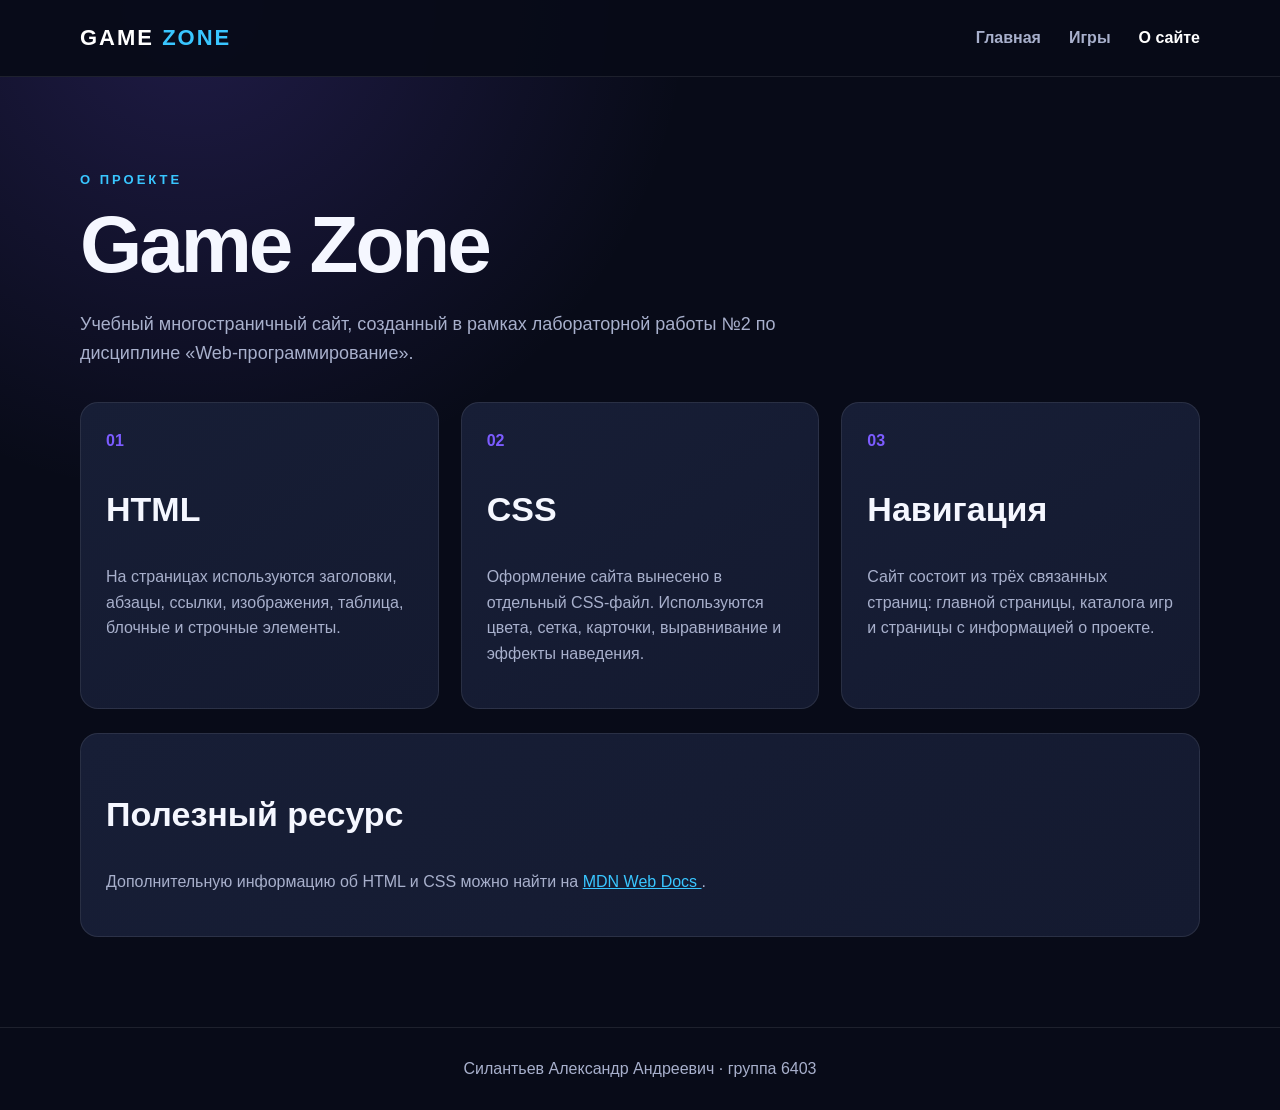
<file: lab2/about.html>
<!DOCTYPE html>
<html lang="ru">

<head>
    <meta charset="UTF-8">
    <meta name="viewport" content="width=device-width, initial-scale=1.0">

    <title>Game Zone — О сайте</title>

    <link rel="stylesheet" href="style.css">
</head>

<body>

    <header>

        <div class="container header-inner">

            <a class="logo" href="index.html">
                GAME <span>ZONE</span>
            </a>

            <nav>
                <a href="index.html">Главная</a>
                <a href="games.html">Игры</a>
                <a class="active" href="about.html">О сайте</a>
            </nav>

        </div>

    </header>


    <main class="container section page">

        <p class="eyebrow">
            О ПРОЕКТЕ
        </p>

        <h1>
            Game Zone
        </h1>

        <p class="lead">

            Учебный многостраничный сайт,
            созданный в рамках лабораторной работы №2
            по дисциплине «Web-программирование».

        </p>


        <div class="info-grid-about">


            <article class="info">

                <span>
                    01
                </span>

                <h2>
                    HTML
                </h2>

                <p>
                    На страницах используются
                    заголовки, абзацы, ссылки,
                    изображения, таблица,
                    блочные и строчные элементы.
                </p>

            </article>


            <article class="info">

                <span>
                    02
                </span>

                <h2>
                    CSS
                </h2>

                <p>
                    Оформление сайта вынесено
                    в отдельный CSS-файл.

                    Используются цвета,
                    сетка, карточки,
                    выравнивание и эффекты наведения.
                </p>

            </article>


            <article class="info">

                <span>
                    03
                </span>

                <h2>
                    Навигация
                </h2>

                <p>
                    Сайт состоит из трёх
                    связанных страниц:

                    главной страницы,
                    каталога игр
                    и страницы с информацией
                    о проекте.
                </p>

            </article>


        </div>


        <section class="resource">

            <h2>
                Полезный ресурс
            </h2>

            <p>

                Дополнительную информацию
                об HTML и CSS можно найти на

                <a
                    href="https://developer.mozilla.org/"
                    target="_blank"
                    rel="noopener noreferrer"
                >
                    MDN Web Docs
                </a>.

            </p>

        </section>

    </main>


    <footer>

        Силантьев Александр Андреевич ·
        группа 6403

    </footer>

</body>

</html>
</file>
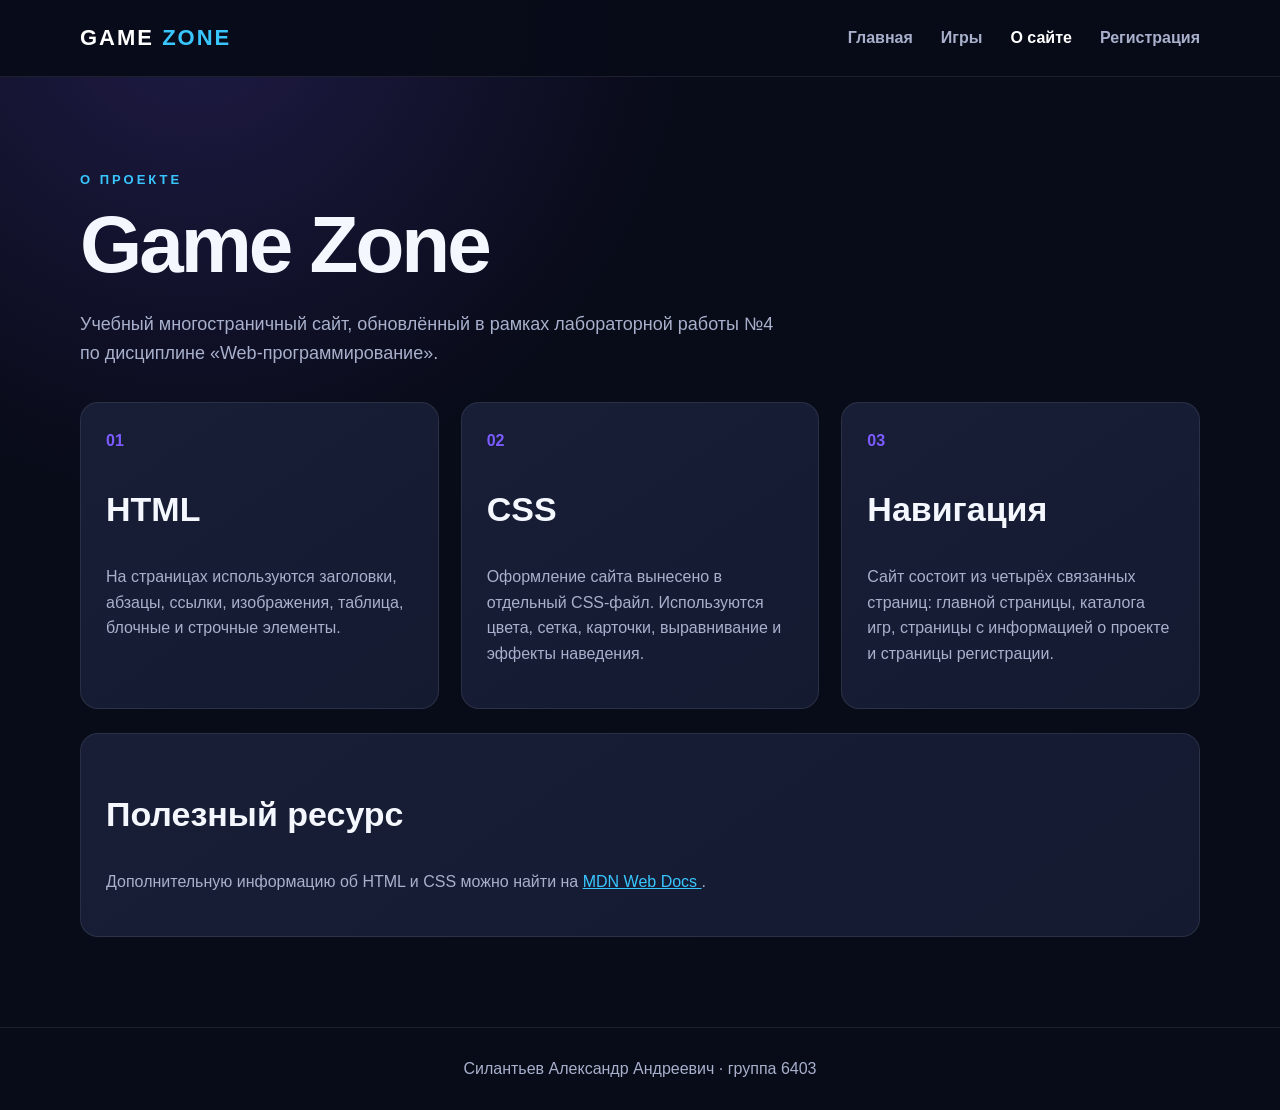
<file: lab4/about.html>
<!DOCTYPE html>
<html lang="ru">

    <head>
        <meta charset="utf-8">
        <meta content="width=device-width, initial-scale=1.0" name="viewport">
        <title>Game Zone — О сайте</title>
        <link href="style.css" rel="stylesheet">

    </head>

    <body>
        <header class="header">
            <div class="container header__inner">
                <a class="header__logo" href="index.html">GAME <span> ZONE </span></a>
                <nav class="nav">
                    <a class="nav__link" href="index.html">Главная</a>
                    <a class="nav__link" href="games.html">Игры</a>
                    <a class="nav__link nav__link--active" href="about.html">О сайте</a>
                    <a class="nav__link" href="register.html">Регистрация</a>
                </nav>
            </div>
        </header>

        <main class="container section page">
            <p class="eyebrow">О ПРОЕКТЕ</p>
            <h1 class="page__title">Game Zone</h1>
            <p class="lead">
                Учебный многостраничный сайт, обновлённый в рамках лабораторной работы №4 по дисциплине «Web-программирование».
            </p>
            <div class="about-grid">
                <article class="info">
                    <span class="info__number">01</span>
                    <h2 class="section-title info__title">HTML</h2>
                    <p class="info__description">
                        На страницах используются заголовки, абзацы, ссылки, изображения, таблица, блочные и строчные элементы.
                    </p>
                </article>

                <article class="info">
                    <span class="info__number">02</span>
                    <h2 class="section-title info__title">CSS</h2>
                    <p class="info__description">
                        Оформление сайта вынесено в отдельный CSS-файл. Используются цвета, сетка, карточки, выравнивание и эффекты наведения.
                    </p>
                </article>

                <article class="info">
                    <span class="info__number">03</span>
                    <h2 class="section-title info__title">Навигация</h2>
                    <p class="info__description">
                        Сайт состоит из четырёх связанных страниц: главной страницы, каталога игр, страницы с информацией о проекте и страницы регистрации.
                    </p>
                </article>
            </div>

            <section class="resource">
                <h2 class="section-title resource__title">Полезный ресурс</h2>
                <p class="resource__description">
                    Дополнительную информацию об HTML и CSS можно найти на <a class="resource__link" href="https://developer.mozilla.org/" rel="noopener noreferrer" target="_blank"> MDN Web Docs </a> .
                </p>
            </section>
        </main>

        <footer class="footer">
            Силантьев Александр Андреевич · группа 6403
        </footer>

    </body>
</html>
</file>
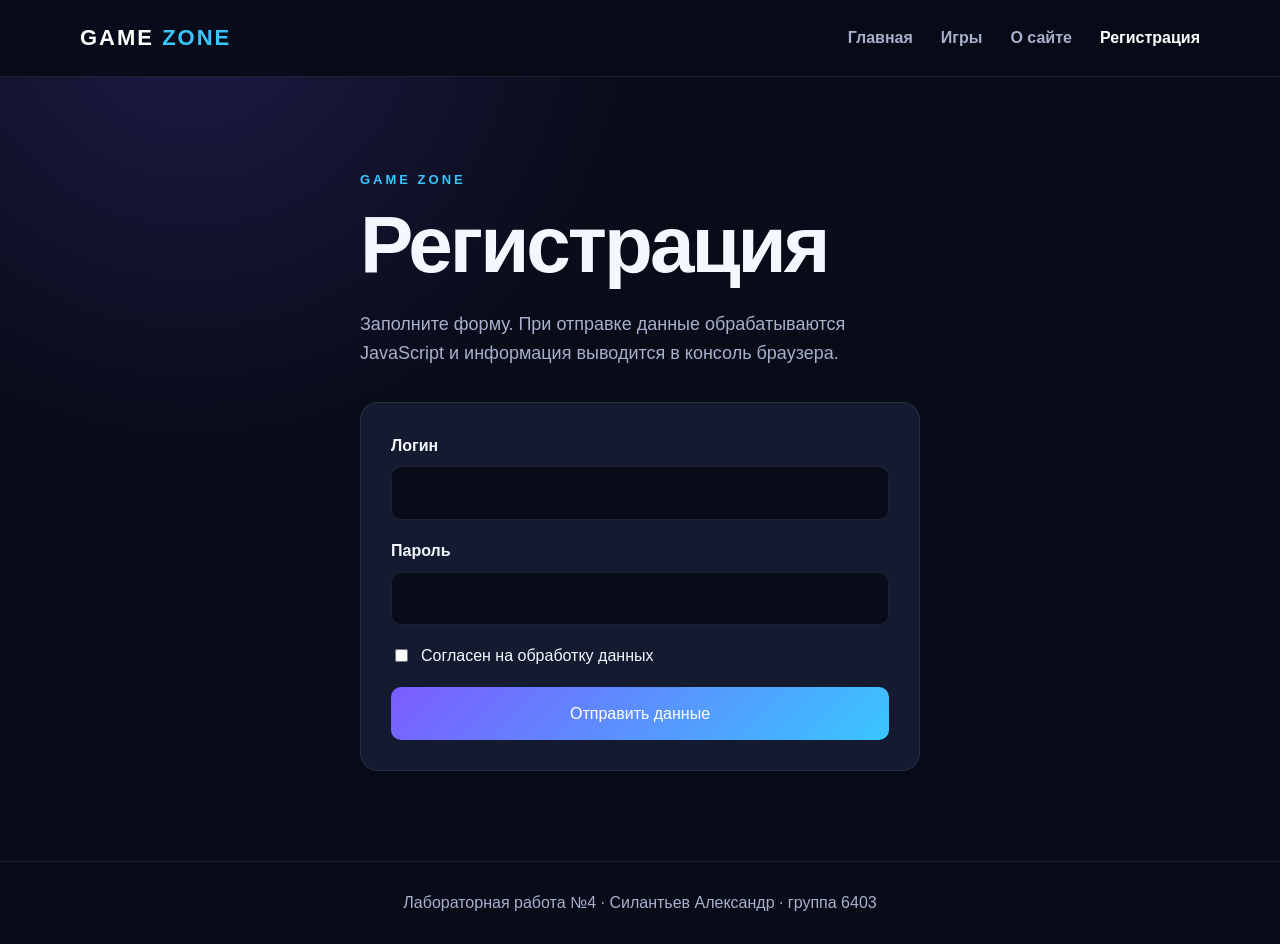
<file: lab4/register.html>
<!DOCTYPE html>
<html lang="ru">

    <head>
        <meta charset="utf-8">
        <meta content="width=device-width, initial-scale=1.0" name="viewport">
        <title>Game Zone — Регистрация</title>
        <link href="style.css" rel="stylesheet">

    </head>

    <body>
        <header class="header">
            <div class="container header__inner">
                <a class="header__logo" href="index.html">GAME <span> ZONE </span></a>
                <nav class="nav">
                    <a class="nav__link" href="index.html">Главная</a>
                    <a class="nav__link" href="games.html">Игры</a>
                    <a class="nav__link" href="about.html">О сайте</a>
                    <a class="nav__link nav__link--active" href="register.html">Регистрация</a>
                </nav>
            </div>
        </header>

        <main class="container section page">
            <section class="registration">
                <p class="eyebrow">GAME ZONE</p>
                <h1 class="page__title">Регистрация</h1>
                <p class="lead">
                    Заполните форму. При отправке данные обрабатываются JavaScript и информация выводится в консоль браузера.
                </p>
                <form class="registration__form" id="register-form">
                    <div class="registration__field">
                        <label class="registration__label" for="login">Логин</label>
                        <input class="registration__input" id="login" name="login" required type="text">
                    </div>

                    <div class="registration__field">
                        <label class="registration__label" for="password">Пароль</label>
                        <input class="registration__input" id="password" name="password" required type="password">
                    </div>
                    <label class="registration__checkbox-label">
                        <input id="agree" name="agree" required type="checkbox">
                        Согласен на обработку данных
                    </label>
                    <button class="button button--primary registration__submit" type="submit">Отправить данные</button>
                </form>
            </section>
        </main>

        <footer class="footer">
            Лабораторная работа №4 · Силантьев Александр · группа 6403
        </footer>
        <script src="script.js"></script>

    </body>
</html>
</file>
<file: lab2/style.css>
* {
    box-sizing: border-box;
}

:root {
    --bg: #080b18;
    --surface: #141a30;
    --text: #f5f7ff;
    --muted: #a8b0cc;
    --purple: #7c5cff;
    --blue: #39c6ff;
    --border: rgba(255, 255, 255, 0.09);
}

body {
    margin: 0;
    font-family: Arial, sans-serif;
    background:
        radial-gradient(
            circle at 15% 0%,
            rgba(124, 92, 255, 0.2),
            transparent 32%
        ),
        var(--bg);
    color: var(--text);
    line-height: 1.6;
}

.container {
    width: 1120px;
    margin: auto;
}

/* Шапка сайта */

header {
    position: sticky;
    top: 0;
    background: rgba(8, 11, 24, 0.94);
    border-bottom: 1px solid var(--border);
    z-index: 10;
}

.header-inner {
    min-height: 76px;
    display: flex;
    align-items: center;
    justify-content: space-between;
}

.logo {
    font-size: 22px;
    font-weight: 800;
    letter-spacing: 2px;
    color: white;
    text-decoration: none;
}

.logo span {
    color: var(--blue);
}

/* Навигация */

nav {
    display: flex;
    gap: 28px;
}

nav a {
    color: var(--muted);
    font-weight: 600;
    text-decoration: none;
}

nav a:hover,
nav a.active {
    color: white;
}

/* Главный экран */

.hero {
    min-height: 610px;
    display: flex;
    align-items: center;
}

.eyebrow {
    color: var(--blue);
    font-size: 13px;
    font-weight: 800;
    letter-spacing: 3px;
}

h1 {
    font-size: 80px;
    line-height: 1.03;
    letter-spacing: -3px;
    margin: 10px 0 24px;
}

h1 span {
    background: linear-gradient(
        90deg,
        var(--purple),
        var(--blue)
    );

    background-clip: text;
    color: transparent;
}

h2 {
    font-size: 34px;
}

.lead {
    max-width: 700px;
    color: var(--muted);
    font-size: 18px;
    margin-bottom: 34px;
}

/* Кнопка */

.button {
    display: inline-block;
    padding: 14px 24px;

    border-radius: 10px;

    background: linear-gradient(
        135deg,
        var(--purple),
        var(--blue)
    );

    color: white;
    font-weight: 700;
    text-decoration: none;

    transition: 0.2s;
}

.button:hover {
    transform: translateY(-3px);
}

/* Основные секции */

.section {
    padding: 80px 0 90px;
}

.page {
    min-height: calc(100vh - 160px);
}

/* Карточки игр */

.cards,
.info-grid {
    display: grid;
    grid-template-columns: repeat(5, 1fr);
    gap: 22px;
}

.info-grid-about {
    display: grid;
    grid-template-columns: repeat(3, 1fr);
    gap: 22px;
}

.card,
.info,
.resource {
    background: linear-gradient(
        145deg,
        #171e36,
        var(--surface)
    );

    border: 1px solid var(--border);
    border-radius: 18px;
    overflow: hidden;
}

.card {
    transition: 0.25s;
}

.card:hover {
    transform: translateY(-7px);
    border-color: rgba(57, 198, 255, 0.35);
}

/* Содержимое карточек */

.card-body,
.info,
.resource {
    padding: 25px;
}

.card-body b {
    color: var(--blue);
}

.card-body p,
.info p,
.resource p {
    color: var(--muted);
}

.game-image {
    display: block;
    width: 100%;
    height: 250px;
    object-fit: cover;
}

/* Страница "О сайте" */

.info span {
    color: var(--purple);
    font-weight: 800;
}

.resource {
    margin-top: 24px;
}

.resource a {
    color: var(--blue);
}

/* Таблица */

.table-section {
    margin-top: 60px;
}

.table-wrap {
    overflow-x: auto;

    border: 1px solid var(--border);
    border-radius: 16px;
}

table {
    width: 100%;

    border-collapse: collapse;

    background: var(--surface);
}

th,
td {
    padding: 18px 20px;

    border-bottom: 1px solid var(--border);
}

th {
    background: #171e36;
    color: var(--blue);
}

/* Разные виды выравнивания таблицы */

.left {
    text-align: left;
}

.center {
    text-align: center;
}

.right {
    text-align: right;
}

/* Подвал */

footer {
    text-align: center;

    color: var(--muted);

    border-top: 1px solid var(--border);

    padding: 28px;
}
</file>
<file: lab4/style.css>
* {
    box-sizing: border-box;
}

:root {
    --bg: #080b18;
    --transparent: transparent;
    --surface: #141a30;
    --text: #f5f7ff;
    --muted: #a8b0cc;
    --purple: #7c5cff;
    --blue: #39c6ff;
    --card-bg: #171e36;
    --white: #ffffff;
    --border: rgba(255, 255, 255, 0.09);
    --header-bg: rgba(8, 11, 24, 0.94);
    --glow: rgba(124, 92, 255, 0.2);
    --card-hover-border: rgba(57, 198, 255, 0.35);
}

body {
    margin: 0;
    font-family: Arial, sans-serif;
    background:
        radial-gradient(
            circle at 15% 0%,
            var(--glow),
            var(--transparent) 32%
        ),
        var(--bg);
    color: var(--text);
    line-height: 1.6;
}

.container {
    width: min(1120px, calc(100% - 40px));
    margin: auto;
}

/* Шапка сайта */

.header {
    position: sticky;
    top: 0;
    background: var(--header-bg);
    border-bottom: 1px solid var(--border);
    z-index: 10;
}

.header__inner {
    min-height: 76px;
    display: flex;
    align-items: center;
    justify-content: space-between;
}

.header__logo {
    font-size: 22px;
    font-weight: 800;
    letter-spacing: 2px;
    color: var(--white);
    text-decoration: none;
}

.header__logo span {
    color: var(--blue);
}

/* Навигация */

.nav {
    display: flex;
    gap: 28px;
}

.nav__link {
    color: var(--muted);
    font-weight: 600;
    text-decoration: none;
}

.nav__link:hover,
.nav__link--active {
    color: var(--white);
}

/* Главный экран */

.hero {
    min-height: 610px;
    display: flex;
    align-items: center;
}

/* Анимация появления заголовка */

@keyframes fadeInUp {
    from {
        opacity: 0;
        transform: translateY(30px);
    }

    to {
        opacity: 1;
        transform: translateY(0);
    }
}

.hero__title {
    animation: fadeInUp 1s ease-out;
}


.eyebrow {
    color: var(--blue);
    font-size: 13px;
    font-weight: 800;
    letter-spacing: 3px;
}

.hero__title,
.page__title {
    font-size: 80px;
    line-height: 1.03;
    letter-spacing: -3px;
    margin: 10px 0 24px;
}

.hero__title-accent {
    background: linear-gradient(
        90deg,
        var(--purple),
        var(--blue),
        var(--purple)
    );

    background-size: 200% 100%;
    background-clip: text;
    -webkit-background-clip: text;
    -webkit-text-fill-color: transparent;

    animation: gradientFlow 4s linear infinite;
}

@keyframes gradientFlow {
    0% {
        background-position: 0% 50%;
    }

    100% {
        background-position: 200% 50%;
    }
}

.section-title {
    font-size: 34px;
}

.lead {
    max-width: 700px;
    color: var(--muted);
    font-size: 18px;
    margin-bottom: 34px;
}

/* Кнопка */

.button {
    display: inline-block;
    padding: 14px 24px;

    border-radius: 10px;

    color: var(--white);
    font-weight: 700;
    text-decoration: none;

    transition: 0.2s;
}

.button--primary {
    background: linear-gradient(135deg, var(--purple), var(--blue));
}

.button:hover {
    transform: translateY(-3px);
}

/* Основные секции */

.section {
    padding: 80px 0 90px;
}

.page {
    min-height: calc(100vh - 160px);
}

/* Карточки игр */

.games-grid {
    display: grid;
    grid-template-columns: repeat(5, 1fr);
    gap: 22px;
}

.about-grid {
    display: grid;
    grid-template-columns: repeat(3, 1fr);
    gap: 22px;
}

.card,
.info,
.resource {
    background: linear-gradient(
        145deg,
        var(--card-bg),
        var(--surface)
    );

    border: 1px solid var(--border);
    border-radius: 18px;
    overflow: hidden;
}

.card {
    transition: 0.25s;
}

.card:hover {
    transform: translateY(-7px);
    border-color: var(--card-hover-border);
}

/* Содержимое карточек */

.card__body,
.info,
.resource {
    padding: 25px;
}

.card__genre {
    color: var(--blue);
}

.card__description,
.info__description,
.resource__description {
    color: var(--muted);
}

.card__image {
    display: block;
    width: 100%;
    height: 250px;
    object-fit: cover;
}

/* Страница "О сайте" */

.info__number {
    color: var(--purple);
    font-weight: 800;
}

.resource {
    margin-top: 24px;
}

.resource__link {
    color: var(--blue);
}

/* Таблица */

.comparison {
    margin-top: 60px;
}

.comparison__wrap {
    overflow-x: auto;

    border: 1px solid var(--border);
    border-radius: 16px;
}

.comparison__table {
    width: 100%;

    border-collapse: collapse;

    background: var(--surface);
}

.comparison__heading,
.comparison__cell {
    padding: 18px 20px;

    border-bottom: 1px solid var(--border);
}

.comparison__heading {
    background: var(--card-bg);
    color: var(--blue);
}

/* Разные виды выравнивания таблицы */

.comparison__heading--left,
.comparison__cell--left {
    text-align: left;
}

.comparison__heading--center,
.comparison__cell--center {
    text-align: center;
}

.comparison__heading--right,
.comparison__cell--right {
    text-align: right;
}

/* Подвал */

.footer {
    text-align: center;

    color: var(--muted);

    border-top: 1px solid var(--border);

    padding: 28px;
}


/* Регистрация */

.registration {
    max-width: 560px;
    margin: 0 auto;
}

.registration__form {
    display: grid;
    gap: 18px;
    margin-top: 28px;
    padding: 30px;
    background: var(--surface);
    border: 1px solid var(--border);
    border-radius: 18px;
}

.registration__field {
    display: grid;
    gap: 8px;
}

.registration__label {
    font-weight: 700;
}

.registration__input {
    width: 100%;
    padding: 13px 15px;
    border: 1px solid var(--border);
    border-radius: 10px;
    background: var(--bg);
    color: var(--text);
    font: inherit;
}

.registration__checkbox-label {
    display: flex;
    align-items: center;
    gap: 10px;
}

.registration__submit {
    cursor: pointer;
    border: 0;
    font: inherit;
}

@media (max-width: 900px) {
    .games-grid {
        grid-template-columns: repeat(2, minmax(0, 1fr));
    }

    .about-grid {
        grid-template-columns: 1fr;
    }

    .hero__title,
    .page__title {
        font-size: clamp(38px, 7vw, 80px);
    }
}

@media (max-width: 600px) {
    .header__inner {
        flex-wrap: wrap;
        padding: 12px 0;
        gap: 12px;
    }

    .nav {
        flex-wrap: wrap;
        gap: 14px;
    }

    .games-grid {
        grid-template-columns: 1fr;
    }

    .hero {
        min-height: 440px;
    }

    .section {
        padding: 45px 0;
    }
}

@media (prefers-reduced-motion: reduce) {
    .hero__title,
    .hero__title-accent {
        animation: none;
    }
}
</file>
